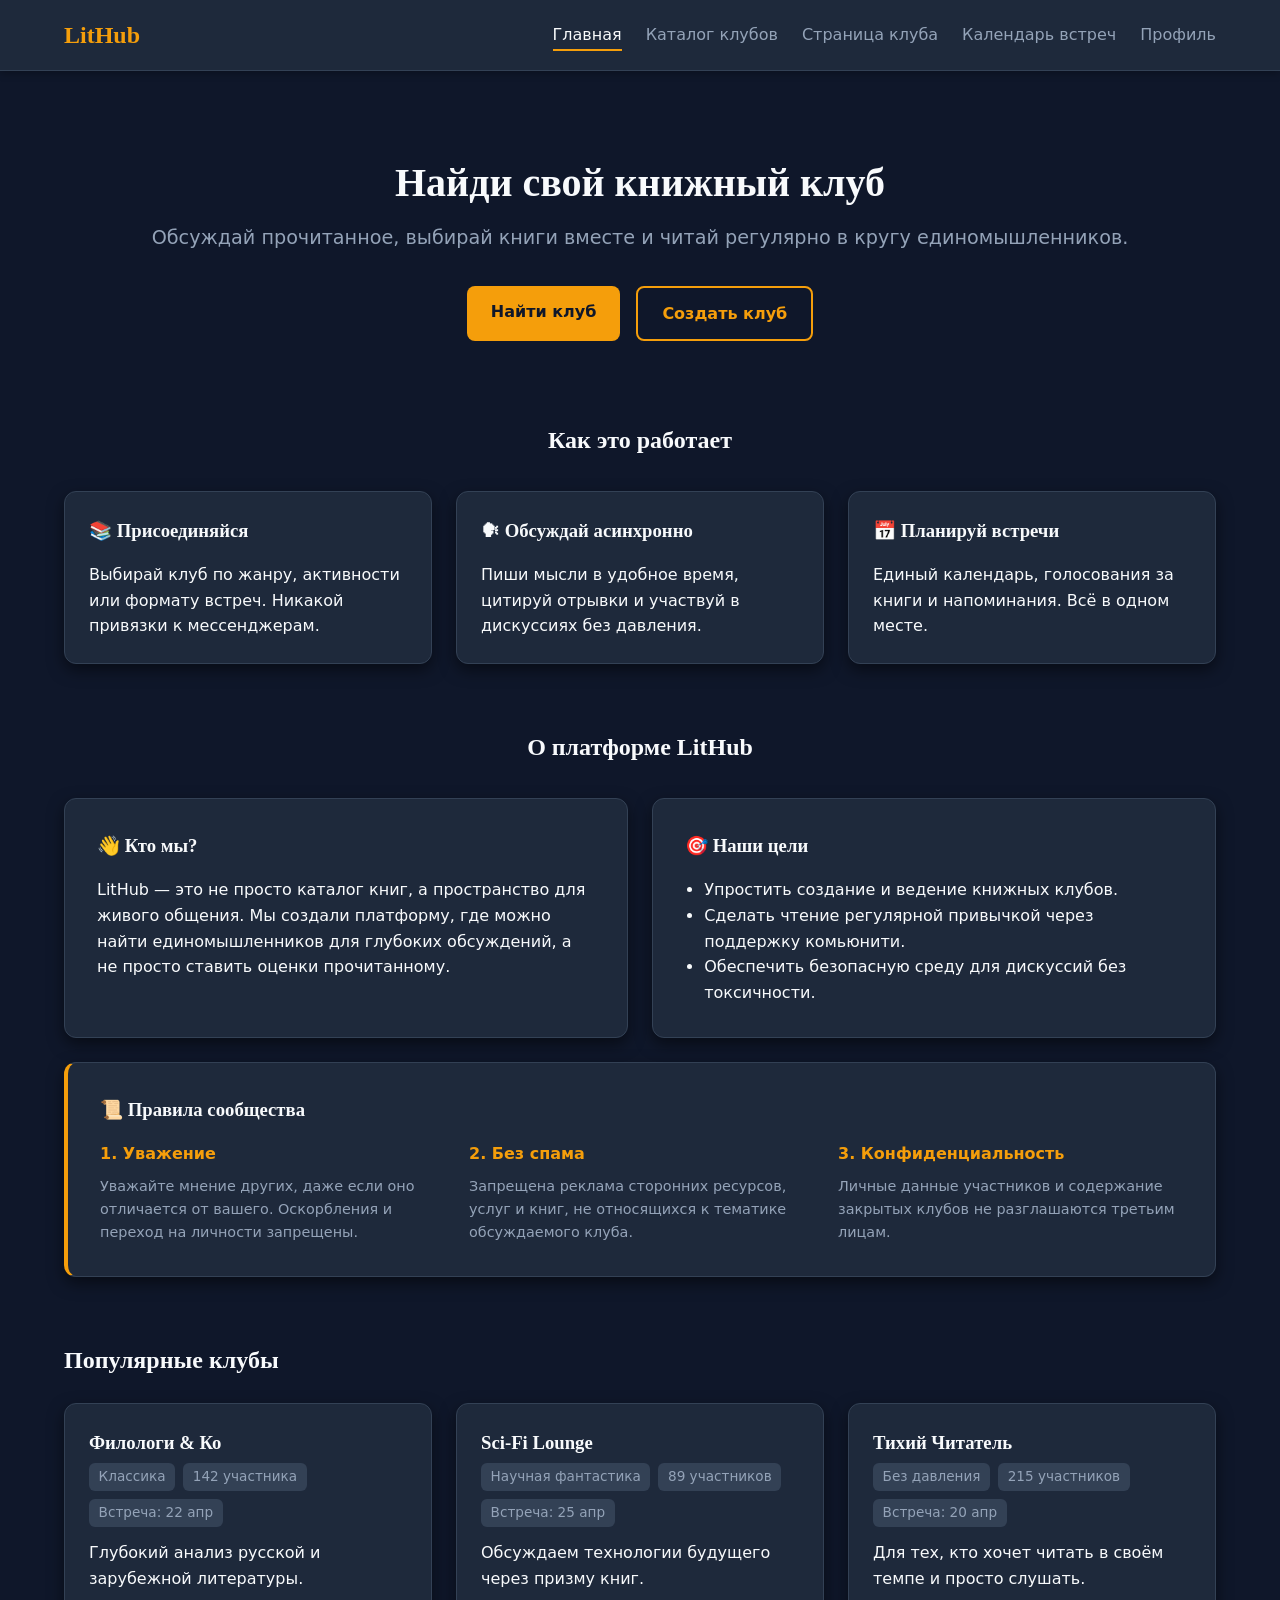
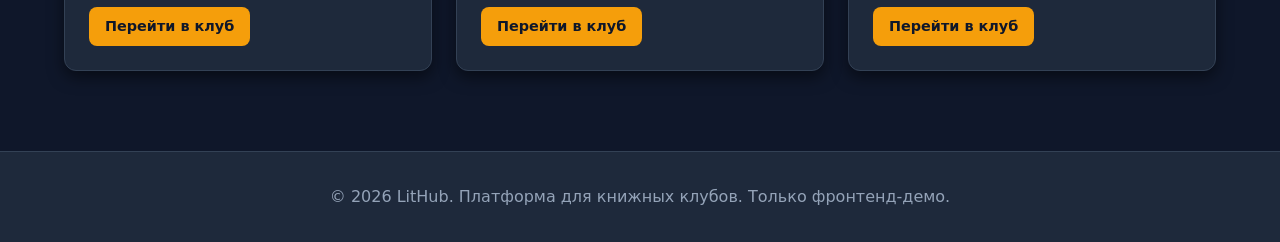
<file: index.html>
<!DOCTYPE html>
<html lang="ru">
<head>
  <meta charset="UTF-8">
  <meta name="viewport" content="width=device-width, initial-scale=1.0">
  <title>LitHub | Платформа для книжных клубов</title>
  <link rel="stylesheet" href="/css/style.css">
</head>
<body>
  <header>
    <nav>
      <a href="/index.html" class="logo">LitHub</a>
      <ul class="nav-links">
        <li><a href="/index.html" class="active">Главная</a></li>
        <li><a href="/ClubDirectory.html">Каталог клубов</a></li>
        <li><a href="/ClubPage.html">Страница клуба</a></li>
        <li><a href="/MeetingCalendar.html">Календарь встреч</a></li>
        <li><a href="/profile.html">Профиль</a></li>
      </ul>
      <button class="nav-toggle">☰</button>
    </nav>
  </header>

  <main>
    <!-- Hero Section -->
    <section class="hero">
      <h1>Найди свой книжный клуб</h1>
      <p>Обсуждай прочитанное, выбирай книги вместе и читай регулярно в кругу единомышленников.</p>
      <div class="actions">
        <a href="/ClubDirectory.html" class="btn">Найти клуб</a>
        <a href="/profile.html" class="btn btn-outline">Создать клуб</a>
      </div>
    </section>

    <!-- How it works -->
    <section style="margin-top: 3rem;">
      <h2 style="text-align: center; margin-bottom: 2rem;">Как это работает</h2>
      <div class="grid grid-3">
        <div class="card">
          <h3>📚 Присоединяйся</h3>
          <p>Выбирай клуб по жанру, активности или формату встреч. Никакой привязки к мессенджерам.</p>
        </div>
        <div class="card">
          <h3>🗣 Обсуждай асинхронно</h3>
          <p>Пиши мысли в удобное время, цитируй отрывки и участвуй в дискуссиях без давления.</p>
        </div>
        <div class="card">
          <h3>📅 Планируй встречи</h3>
          <p>Единый календарь, голосования за книги и напоминания. Всё в одном месте.</p>
        </div>
      </div>
    </section>

    <!-- NEW: About, Goals & Rules Section -->
    <section style="margin-top: 4rem;">
      <h2 style="text-align: center; margin-bottom: 2rem;">О платформе LitHub</h2>
      <div class="grid grid-2">
        <!-- About Us -->
        <div class="card" style="padding: 2rem;">
          <h3>👋 Кто мы?</h3>
          <p>LitHub — это не просто каталог книг, а пространство для живого общения. Мы создали платформу, где можно найти единомышленников для глубоких обсуждений, а не просто ставить оценки прочитанному.</p>
        </div>
        <!-- Goals -->
        <div class="card" style="padding: 2rem;">
          <h3>🎯 Наши цели</h3>
          <ul style="padding-left: 1.2rem; margin-top: 0.5rem;">
            <li>Упростить создание и ведение книжных клубов.</li>
            <li>Сделать чтение регулярной привычкой через поддержку комьюнити.</li>
            <li>Обеспечить безопасную среду для дискуссий без токсичности.</li>
          </ul>
        </div>
      </div>
      
      <!-- Rules -->
      <div class="card" style="margin-top: 1.5rem; padding: 2rem; border-left: 4px solid var(--accent);">
        <h3 style="margin-bottom: 1rem;">📜 Правила сообщества</h3>
        <div style="display: grid; grid-template-columns: repeat(auto-fit, minmax(200px, 1fr)); gap: 1.5rem;">
          <div>
            <strong style="color: var(--accent);">1. Уважение</strong>
            <p style="font-size: 0.9rem; color: var(--text-light); margin-top: 0.5rem;">Уважайте мнение других, даже если оно отличается от вашего. Оскорбления и переход на личности запрещены.</p>
          </div>
          <div>
            <strong style="color: var(--accent);">2. Без спама</strong>
            <p style="font-size: 0.9rem; color: var(--text-light); margin-top: 0.5rem;">Запрещена реклама сторонних ресурсов, услуг и книг, не относящихся к тематике обсуждаемого клуба.</p>
          </div>
          <div>
            <strong style="color: var(--accent);">3. Конфиденциальность</strong>
            <p style="font-size: 0.9rem; color: var(--text-light); margin-top: 0.5rem;">Личные данные участников и содержание закрытых клубов не разглашаются третьим лицам.</p>
          </div>
        </div>
      </div>
    </section>

    <!-- Popular Clubs -->
    <section style="margin-top: 4rem;">
      <h2 style="margin-bottom: 1.5rem;">Популярные клубы</h2>
      <div class="grid grid-3" id="clubs-list">
        <!-- Статический контент для демо, который может быть перезаписан JS -->
        <div class="card club-card">
          <h3>Филологи & Ко</h3>
          <div class="club-meta"><span>Классика</span><span>142 участника</span><span>Встреча: 22 апр</span></div>
          <p>Глубокий анализ русской и зарубежной литературы.</p>
          <a href="/ClubPage.html?id=c1" class="btn btn-sm" style="margin-top: 1rem;">Перейти в клуб</a>
        </div>
        <div class="card club-card">
          <h3>Sci-Fi Lounge</h3>
          <div class="club-meta"><span>Научная фантастика</span><span>89 участников</span><span>Встреча: 25 апр</span></div>
          <p>Обсуждаем технологии будущего через призму книг.</p>
          <a href="/ClubPage.html?id=c3" class="btn btn-sm" style="margin-top: 1rem;">Перейти в клуб</a>
        </div>
        <div class="card club-card">
          <h3>Тихий Читатель</h3>
          <div class="club-meta"><span>Без давления</span><span>215 участников</span><span>Встреча: 20 апр</span></div>
          <p>Для тех, кто хочет читать в своём темпе и просто слушать.</p>
          <a href="/ClubPage.html?id=c2" class="btn btn-sm" style="margin-top: 1rem;">Перейти в клуб</a>
        </div>
      </div>
    </section>
  </main>

  <footer>
    <p>&copy; 2026 LitHub. Платформа для книжных клубов. Только фронтенд-демо.</p>
  </footer>
  
  <script src="/js/script.js" defer></script>
</body>
</html>
</file>
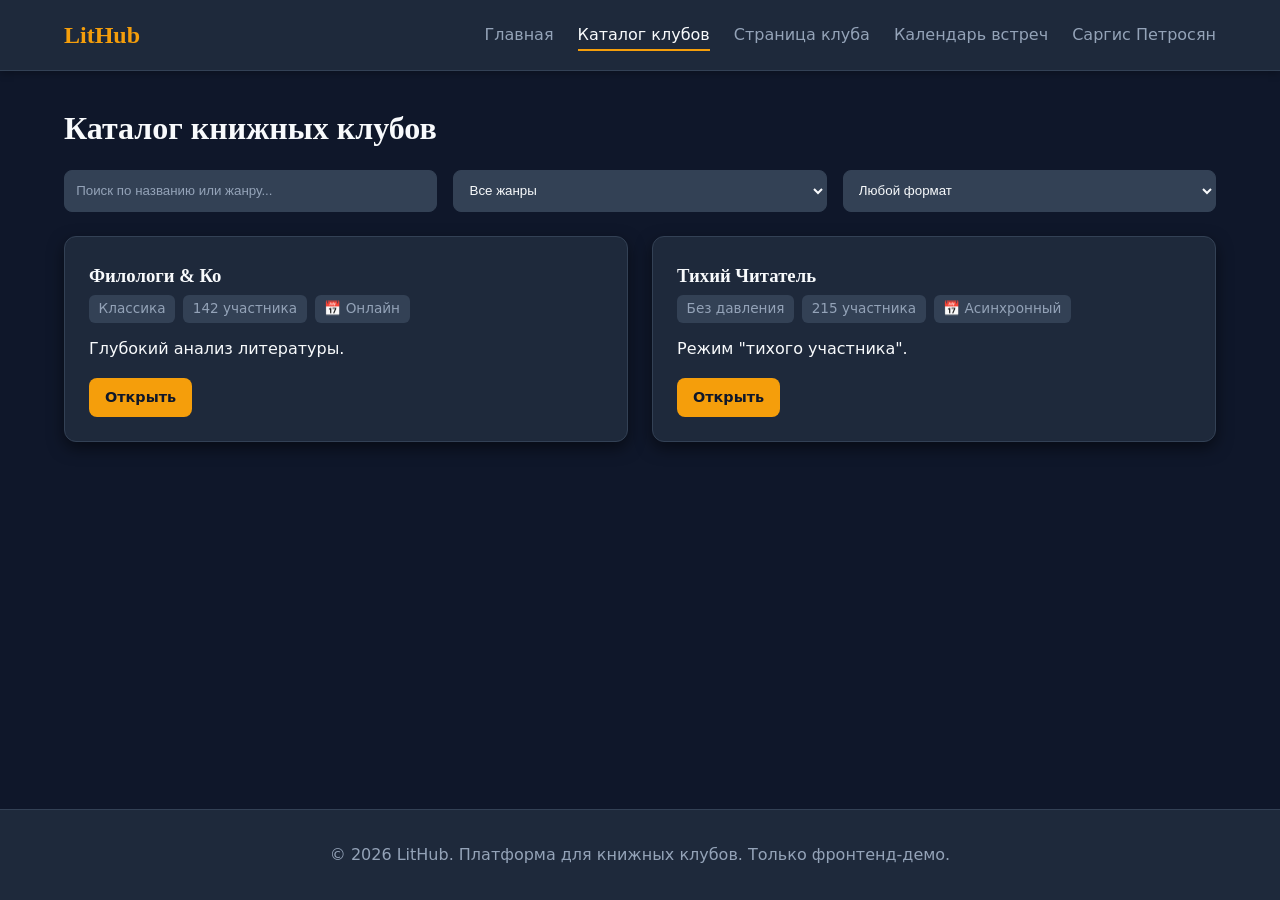
<file: ClubDirectory.html>
<!DOCTYPE html>
<html lang="ru">
<head>
  <meta charset="UTF-8">
  <meta name="viewport" content="width=device-width, initial-scale=1.0">
  <title>Каталог клубов | LitHub</title>
  <link rel="stylesheet" href="/css/style.css">
</head>
<body>
  <header>
    <nav>
      <a href="/index.html" class="logo">LitHub</a>
      <ul class="nav-links">
        <li><a href="/index.html">Главная</a></li>
        <li><a href="/ClubDirectory.html" class="active">Каталог клубов</a></li>
        <li><a href="/ClubPage.html">Страница клуба</a></li>
        <li><a href="/MeetingCalendar.html">Календарь встреч</a></li>
        <li><a href="/profile.html">Саргис Петросян</a></li>
      </ul>
    </nav>
  </header>

  <main>
    <h1>Каталог книжных клубов</h1>
    
    <div class="filters">
      <input type="text" placeholder="Поиск по названию или жанру...">
      <select>
        <option>Все жанры</option>
        <option>Классика</option>
        <option>Современная проза</option>
        <option>Научная фантастика</option>
        <option>Нон-фикшн</option>
      </select>
      <select>
        <option>Любой формат</option>
        <option>Онлайн</option>
        <option>Офлайн</option>
        <option>Гибрид</option>
      </select>
    </div>

    <div id="clubs-list" class="grid grid-3">
      <div class="card club-card">
        <h3>Филологи & Ко</h3>
        <div class="club-meta"><span>Классика</span><span>142 участника</span><span>⭐ 4.8</span></div>
        <p>Глубокий анализ русской и зарубежной литературы. Строгие сроки, живые дискуссии.</p>
        <button class="btn" style="margin-top: 1rem;">Вступить</button>
      </div>
      <div class="card club-card">
        <h3>Тихий Читатель</h3>
        <div class="club-meta"><span>Без давления</span><span>215 участников</span><span>⭐ 4.9</span></div>
        <p>Режим "тихого участника". Можно только слушать или писать раз в неделю.</p>
        <button class="btn" style="margin-top: 1rem;">Вступить</button>
      </div>
      <div class="card club-card">
        <h3>Бизнес-книги: Практика</h3>
        <div class="club-meta"><span>Нон-фикшн</span><span>78 участников</span><span>⭐ 4.6</span></div>
        <p>Читаем и применяем. Еженедельные разборы кейсов.</p>
        <button class="btn" style="margin-top: 1rem;">Вступить</button>
      </div>
      <div class="card club-card">
        <h3>Поэзия и Смыслы</h3>
        <div class="club-meta"><span>Поэзия</span><span>54 участника</span><span>⭐ 4.7</span></div>
        <p>Раз в месяц выбираем сборник и делимся любимыми строками.</p>
        <button class="btn" style="margin-top: 1rem;">Вступить</button>
      </div>
      <div class="card club-card">
        <h3>Детективный Клуб</h3>
        <div class="club-meta"><span>Триллеры</span><span>112 участников</span><span>⭐ 4.5</span></div>
        <p>Угадываем финал, разбираем логику сюжетов и авторские приёмы.</p>
        <button class="btn" style="margin-top: 1rem;">Вступить</button>
      </div>
      <div class="card club-card">
        <h3>Арт-Литература</h3>
        <div class="club-meta"><span>Современная проза</span><span>67 участников</span><span>⭐ 4.8</span></div>
        <p>Книги с визуальным оформлением, артхаус и экспериментальная проза.</p>
        <button class="btn" style="margin-top: 1rem;">Вступить</button>
      </div>
    </div>
  </main>

  <footer>
    <p>&copy; 2026 LitHub. Платформа для книжных клубов. Только фронтенд-демо.</p>
  </footer>
  <script src="/js/script.js"></script>
</body>
</html>
</file>
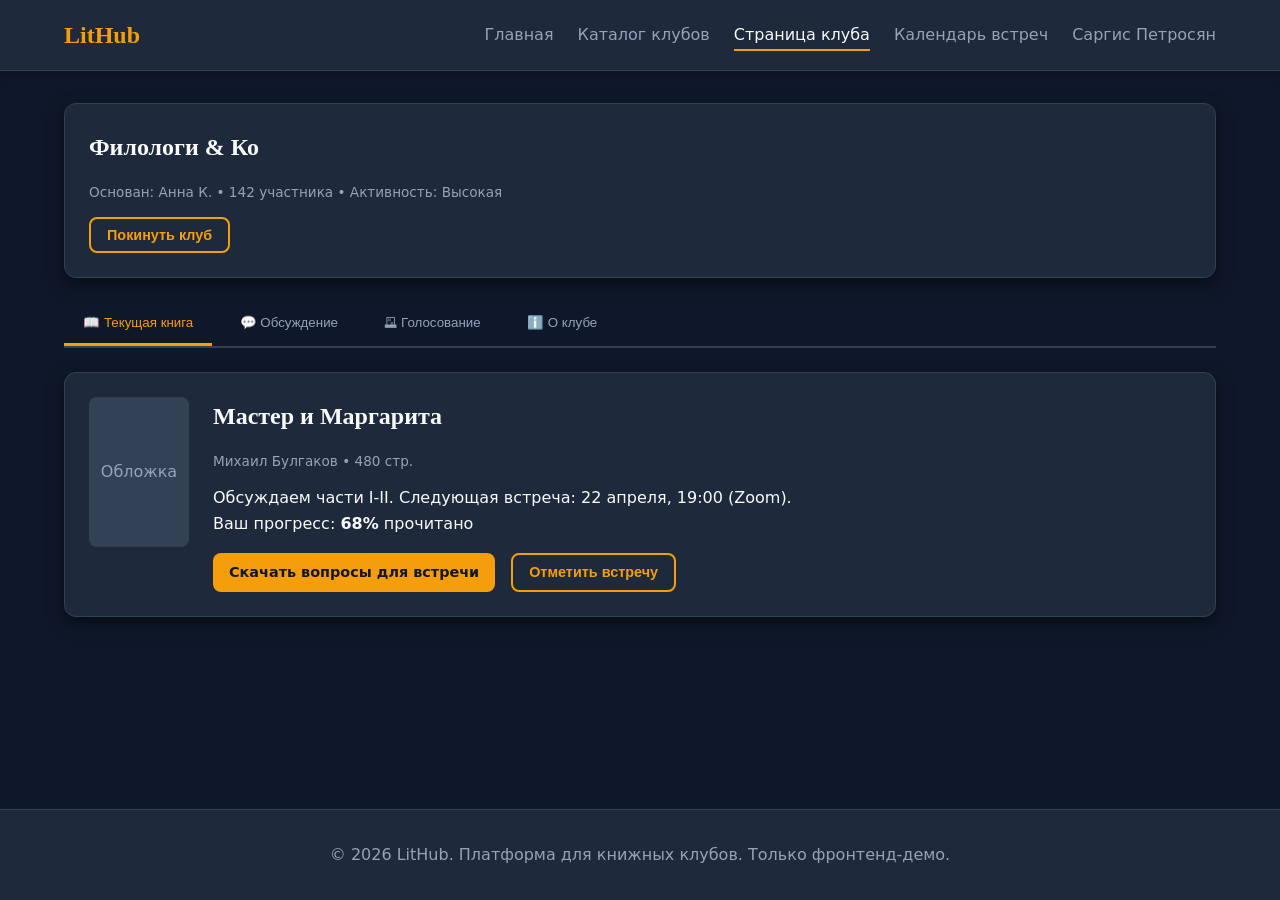
<file: ClubPage.html>
<!DOCTYPE html>
<html lang="ru">
<head>
  <meta charset="UTF-8">
  <meta name="viewport" content="width=device-width, initial-scale=1.0">
  <title>Клуб "Филологи & Ко" | LitHub</title>
  <link rel="stylesheet" href="/css/style.css">
</head>
<body>
  <header>
    <nav>
      <a href="/index.html" class="logo">LitHub</a>
      <button class="nav-toggle" aria-label="Открыть меню">☰</button>
      <ul class="nav-links">
        <li><a href="/index.html">Главная</a></li>
        <li><a href="/ClubDirectory.html">Каталог клубов</a></li>
        <li><a href="/ClubPage.html" class="active">Страница клуба</a></li>
        <li><a href="/MeetingCalendar.html">Календарь встреч</a></li>
        <li><a href="/profile.html">Саргис Петросян</a></li>
      </ul>
    </nav>
  </header>

  <main>
    <section class="club-header card" style="margin-bottom: 1.5rem;">
      <h1>Филологи & Ко</h1>
      <p class="club-meta">Основан: Анна К. • 142 участника • Активность: Высокая</p>
      <button class="btn btn-outline btn-sm">Покинуть клуб</button>
    </section>

    <div class="tabs">
      <button class="tab-btn active" data-tab="#tab-book">📖 Текущая книга</button>
      <button class="tab-btn" data-tab="#tab-chat">💬 Обсуждение</button>
      <button class="tab-btn" data-tab="#tab-vote">🗳 Голосование</button>
      <button class="tab-btn" data-tab="#tab-info">ℹ️ О клубе</button>
    </div>

    <!-- Вкладка: Текущая книга -->
    <div id="tab-book" class="tab-content active">
      <div class="card book-preview">
        <div class="book-cover">Обложка</div>
        <div>
          <h2>Мастер и Маргарита</h2>
          <p class="club-meta">Михаил Булгаков • 480 стр.</p>
          <p>Обсуждаем части I-II. Следующая встреча: 22 апреля, 19:00 (Zoom).</p>
          <p>Ваш прогресс: <strong>68%</strong> прочитано</p>
          <div style="display: flex; gap: 1rem; margin-top: 1rem; flex-wrap: wrap;">
            <a href="#" class="btn btn-sm">Скачать вопросы для встречи</a>
            <button class="btn btn-outline btn-sm">Отметить встречу</button>
          </div>
        </div>
      </div>
    </div>

    <!-- Вкладка: Обсуждение (Чат) -->
    <div id="tab-chat" class="tab-content">
      <div class="card">
        <div class="chat-box">
          <!-- Сообщения рендерятся через JS -->
        </div>
        <div class="chat-input">
          <input type="text" placeholder="Напишите сообщение...">
          <button class="btn">Отправить</button>
        </div>
      </div>
    </div>

    <!-- Вкладка: Голосование -->
    <div id="tab-vote" class="tab-content">
      <div class="card">
        <h2>Выбираем книгу на май</h2>
        <p class="club-meta">Голосование открыто до 28 апреля. Учтены интересы 84 участников.</p>
        
        <div class="vote-option">
          <div class="vote-header">
            <span>Преступление и наказание (Ф. Достоевский)</span>
            <span>52%</span>
          </div>
          <div class="vote-bar"><div class="vote-fill"></div></div>
          <button class="btn btn-sm">Голосовать</button>
        </div>

        <div class="vote-option">
          <div class="vote-header">
            <span>1984 (Дж. Оруэлл)</span>
            <span>31%</span>
          </div>
          <div class="vote-bar"><div class="vote-fill"></div></div>
          <button class="btn btn-sm">Голосовать</button>
        </div>

        <div class="vote-option">
          <div class="vote-header">
            <span>Цветы для Элджернона (Д. Киз)</span>
            <span>17%</span>
          </div>
          <div class="vote-bar"><div class="vote-fill"></div></div>
          <button class="btn btn-sm">Голосовать</button>
        </div>
      </div>
    </div>

    <!-- Вкладка: О клубе -->
    <div id="tab-info" class="tab-content">
      <div class="card">
        <h2>О клубе</h2>
        <p>Добро пожаловать в «Филологи & Ко»! 📚</p>
        <p>Наше сообщество объединяет ценителей литературы, лингвистики и культурного анализа. Мы читаем как русскую и зарубежную классику, так и современную прозу, уделяя особое внимание авторскому стилю, историческому контексту и скрытым смыслам текстов.</p>
        <p>📅 <strong>Формат встреч:</strong> онлайн-дискуссии в Zoom раз в 2 недели. Перед каждой встречей участники получают гайд с вопросами и тезисами.</p>
        <p>💡 Мы создаём пространство, где важен каждый взгляд на книгу. Не бойтесь делиться даже «непопулярными» мнениями, предлагать редкие произведения или задавать вопросы о языке и структуре текста.</p>
        <p>Присоединяйтесь к обсуждениям, голосуйте за следующие книги и становитесь частью нашего литературного сообщества!</p>
        <h3>📜 Правила клуба</h3>
        <ul style="margin-left: 1.5rem; margin-bottom: 1rem;">
          <li>Уважайте мнения других, даже если не согласны.</li>
          <li>Режим «тихого участника» разрешён, но активность приветствуется.</li>
          <li>Опоздания на встречи более чем на 15 мин требуют предупреждения.</li>
        </ul>
        <h3>👥 Организаторы</h3>
        <p>Анна К. (модератор), Саргис П. (технический координатор)</p>
      </div>
    </div>
  </main>

  <footer>
    <p>© 2026 LitHub. Платформа для книжных клубов. Только фронтенд-демо.</p>
  </footer>

  <script src="/js/script.js"></script>
</body>
</html>
</file>
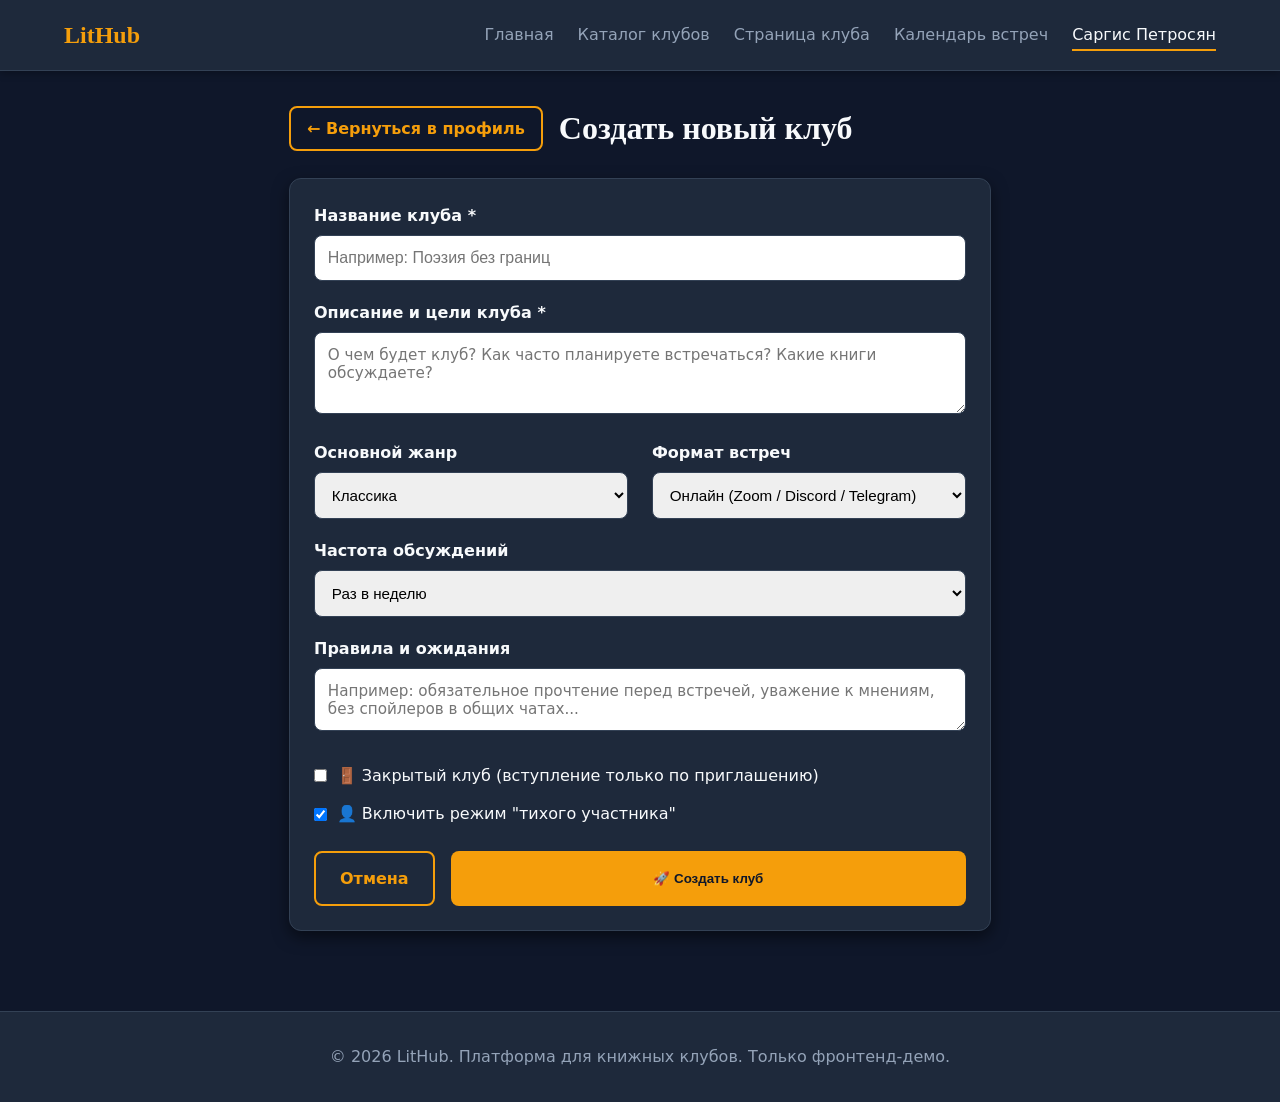
<file: create-club.html>
<!DOCTYPE html>
<html lang="ru">
<head>
  <meta charset="UTF-8">
  <meta name="viewport" content="width=device-width, initial-scale=1.0">
  <title>Создать клуб | LitHub</title>
  <link rel="stylesheet" href="/css/style.css">
</head>
<body>
  <header>
    <nav>
      <a href="/index.html" class="logo">LitHub</a>
      <ul class="nav-links">
        <li><a href="/index.html">Главная</a></li>
        <li><a href="/ClubDirectory.html">Каталог клубов</a></li>
        <li><a href="/ClubPage.html">Страница клуба</a></li>
        <li><a href="/MeetingCalendar.html">Календарь встреч</a></li>
        <li><a href="/profile.html" class="active">Саргис Петросян</a></li>
      </ul>
    </nav>
  </header>

  <main style="max-width: 750px;">
    <div style="display: flex; align-items: center; gap: 1rem; margin-bottom: 1.5rem; flex-wrap: wrap;">
      <a href="/profile.html" class="btn btn-outline" style="padding: 0.5rem 1rem;">← Вернуться в профиль</a>
      <h1 style="margin-bottom: 0;">Создать новый клуб</h1>
    </div>

    <div class="card">
      <form id="createClubForm">
        <div style="margin-bottom: 1.2rem;">
          <label style="display: block; margin-bottom: 0.4rem; font-weight: 600;">Название клуба *</label>
          <input type="text" required placeholder="Например: Поэзия без границ" style="width: 100%; padding: 0.8rem; border: 1px solid var(--border); border-radius: 8px; font-size: 1rem;">
        </div>

        <div style="margin-bottom: 1.2rem;">
          <label style="display: block; margin-bottom: 0.4rem; font-weight: 600;">Описание и цели клуба *</label>
          <textarea rows="3" required placeholder="О чем будет клуб? Как часто планируете встречаться? Какие книги обсуждаете?" style="width: 100%; padding: 0.8rem; border: 1px solid var(--border); border-radius: 8px; font-family: inherit; resize: vertical; font-size: 0.95rem;"></textarea>
        </div>

        <div class="grid grid-2">
          <div style="margin-bottom: 1.2rem;">
            <label style="display: block; margin-bottom: 0.4rem; font-weight: 600;">Основной жанр</label>
            <select style="width: 100%; padding: 0.8rem; border: 1px solid var(--border); border-radius: 8px; font-size: 0.95rem;">
              <option>Классика</option>
              <option>Современная проза</option>
              <option>Научная фантастика / Фэнтези</option>
              <option>Нон-фикшн / Биографии</option>
              <option>Поэзия</option>
              <option>Детективы / Триллеры</option>
              <option>Смешанный формат</option>
            </select>
          </div>
          <div style="margin-bottom: 1.2rem;">
            <label style="display: block; margin-bottom: 0.4rem; font-weight: 600;">Формат встреч</label>
            <select style="width: 100%; padding: 0.8rem; border: 1px solid var(--border); border-radius: 8px; font-size: 0.95rem;">
              <option>Онлайн (Zoom / Discord / Telegram)</option>
              <option>Офлайн (кафе, библиотека, парк)</option>
              <option>Гибридный</option>
              <option>Асинхронный (только чат)</option>
            </select>
          </div>
        </div>

        <div style="margin-bottom: 1.2rem;">
          <label style="display: block; margin-bottom: 0.4rem; font-weight: 600;">Частота обсуждений</label>
          <select style="width: 100%; padding: 0.8rem; border: 1px solid var(--border); border-radius: 8px; font-size: 0.95rem;">
            <option>Раз в неделю</option>
            <option>Раз в 2 недели</option>
            <option>Раз в месяц</option>
            <option>По решению участников</option>
          </select>
        </div>

        <div style="margin-bottom: 1.5rem;">
          <label style="display: block; margin-bottom: 0.4rem; font-weight: 600;">Правила и ожидания</label>
          <textarea rows="2" placeholder="Например: обязательное прочтение перед встречей, уважение к мнениям, без спойлеров в общих чатах..." style="width: 100%; padding: 0.8rem; border: 1px solid var(--border); border-radius: 8px; font-family: inherit; resize: vertical; font-size: 0.95rem;"></textarea>
        </div>

        <div style="margin-bottom: 1.5rem; display: flex; flex-direction: column; gap: 0.8rem;">
          <label style="display: flex; align-items: center; gap: 0.6rem; cursor: pointer; font-weight: 500;">
            <input type="checkbox"> 🚪 Закрытый клуб (вступление только по приглашению)
          </label>
          <label style="display: flex; align-items: center; gap: 0.6rem; cursor: pointer; font-weight: 500;">
            <input type="checkbox" checked> 👤 Включить режим "тихого участника"
          </label>
        </div>

        <div style="display: flex; gap: 1rem; flex-wrap: wrap;">
          <a href="/profile.html" class="btn btn-outline" style="padding: 0.8rem 1.5rem;">Отмена</a>
          <button type="submit" class="btn" style="flex: 1; min-width: 200px;">🚀 Создать клуб</button>
        </div>
      </form>
    </div>
  </main>

  <footer>
    <p>&copy; 2026 LitHub. Платформа для книжных клубов. Только фронтенд-демо.</p>
  </footer>

  <script src="/js/script.js"></script>
</body>
</html>
</file>
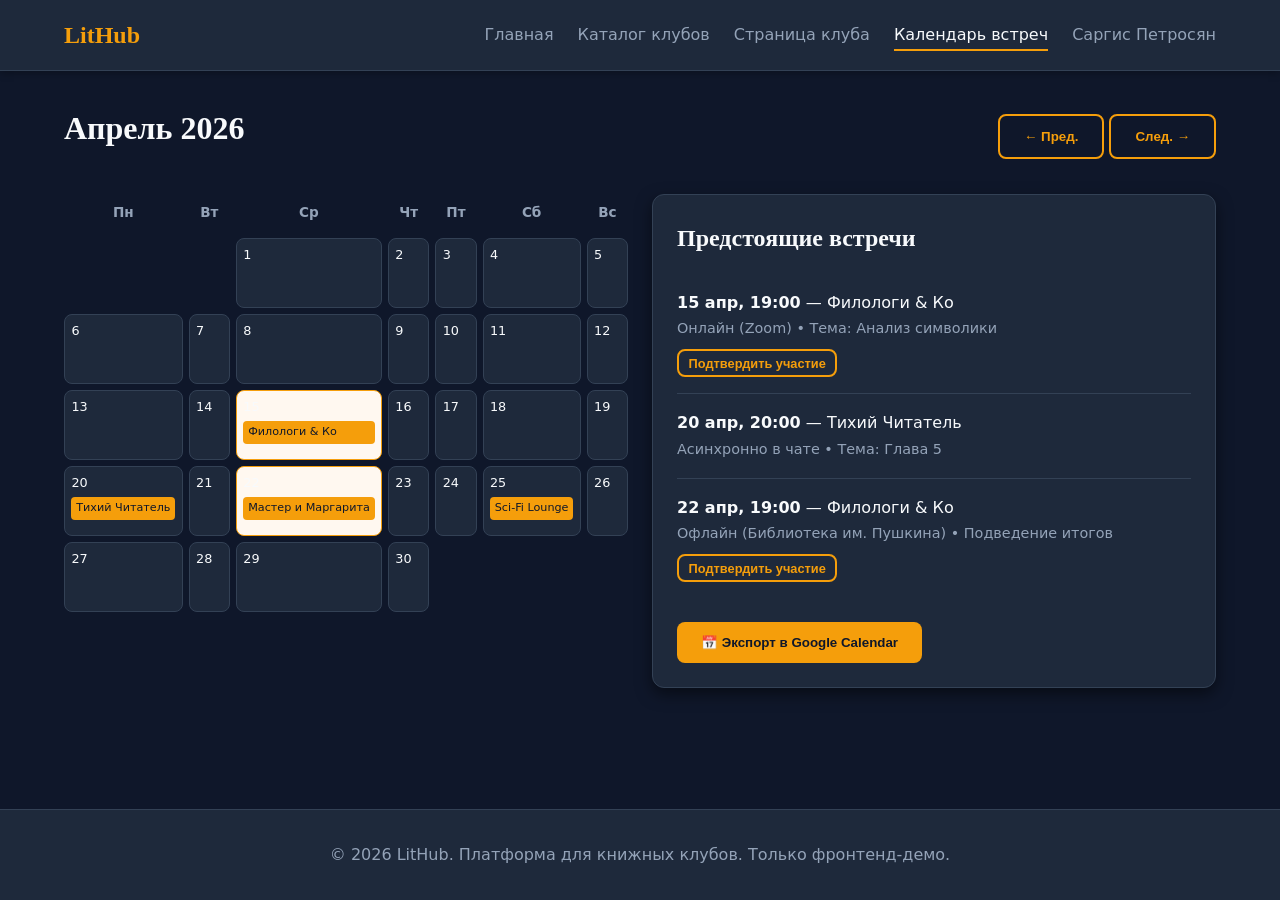
<file: MeetingCalendar.html>
<!DOCTYPE html>
<html lang="ru">
<head>
  <meta charset="UTF-8">
  <meta name="viewport" content="width=device-width, initial-scale=1.0">
  <title>Календарь встреч | LitHub</title>
  <link rel="stylesheet" href="/css/style.css">
</head>
<body>
  <header>
    <nav>
      <a href="/index.html" class="logo">LitHub</a>
      <ul class="nav-links">
        <li><a href="/index.html">Главная</a></li>
        <li><a href="/ClubDirectory.html">Каталог клубов</a></li>
        <li><a href="/ClubPage.html">Страница клуба</a></li>
        <li><a href="/MeetingCalendar.html" class="active">Календарь встреч</a></li>
        <li><a href="/profile.html">Саргис Петросян</a></li>
      </ul>
    </nav>
  </header>

  <main>
    <div class="calendar-header">
      <h1>Апрель 2026</h1>
      <div>
        <button class="btn btn-outline">← Пред.</button>
        <button class="btn btn-outline">След. →</button>
      </div>
    </div>

    <div class="grid grid-2" style="align-items: start;">
      <div>
        <div class="calendar-grid">
          <div class="day-header">Пн</div><div class="day-header">Вт</div><div class="day-header">Ср</div>
          <div class="day-header">Чт</div><div class="day-header">Пт</div><div class="day-header">Сб</div><div class="day-header">Вс</div>
          
          <div class="day-cell empty"></div><div class="day-cell empty"></div><div class="day-cell">1</div><div class="day-cell">2</div><div class="day-cell">3</div><div class="day-cell">4</div><div class="day-cell">5</div>
          <div class="day-cell">6</div><div class="day-cell">7</div><div class="day-cell">8</div><div class="day-cell">9</div><div class="day-cell">10</div><div class="day-cell">11</div><div class="day-cell">12</div>
          <div class="day-cell">13</div><div class="day-cell">14</div><div class="day-cell" style="border-color: var(--accent); background: #fff8f0;">15
            <span class="event">Филологи & Ко</span>
          </div><div class="day-cell">16</div><div class="day-cell">17</div><div class="day-cell">18</div><div class="day-cell">19</div>
          <div class="day-cell">20
            <span class="event">Тихий Читатель</span>
          </div><div class="day-cell">21</div><div class="day-cell" style="border-color: var(--accent); background: #fff8f0;">22
            <span class="event">Мастер и Маргарита</span>
          </div><div class="day-cell">23</div><div class="day-cell">24</div><div class="day-cell">25
            <span class="event">Sci-Fi Lounge</span>
          </div><div class="day-cell">26</div>
          <div class="day-cell">27</div><div class="day-cell">28</div><div class="day-cell">29</div><div class="day-cell">30</div>
        </div>
      </div>

      <div>
        <div class="card">
          <h2>Предстоящие встречи</h2>
          <ul style="list-style: none; margin-top: 1rem;">
            <li style="padding: 1rem 0; border-bottom: 1px solid var(--border);">
              <strong>15 апр, 19:00</strong> — Филологи & Ко<br>
              <span style="color: var(--text-light); font-size: 0.9rem;">Онлайн (Zoom) • Тема: Анализ символики</span><br>
              <button class="btn btn-outline" style="margin-top: 0.5rem; padding: 0.3rem 0.6rem; font-size: 0.8rem;">Подтвердить участие</button>
            </li>
            <li style="padding: 1rem 0; border-bottom: 1px solid var(--border);">
              <strong>20 апр, 20:00</strong> — Тихий Читатель<br>
              <span style="color: var(--text-light); font-size: 0.9rem;">Асинхронно в чате • Тема: Глава 5</span>
            </li>
            <li style="padding: 1rem 0;">
              <strong>22 апр, 19:00</strong> — Филологи & Ко<br>
              <span style="color: var(--text-light); font-size: 0.9rem;">Офлайн (Библиотека им. Пушкина) • Подведение итогов</span><br>
              <button class="btn btn-outline" style="margin-top: 0.5rem; padding: 0.3rem 0.6rem; font-size: 0.8rem;">Подтвердить участие</button>
            </li>
          </ul>
          <div style="margin-top: 1.5rem;">
            <button class="btn">📅 Экспорт в Google Calendar</button>
          </div>
        </div>
      </div>
    </div>
  </main>

  <footer>
    <p>&copy; 2026 LitHub. Платформа для книжных клубов. Только фронтенд-демо.</p>
  </footer>
  <script src="/js/script.js"></script>
</body>
</html>
</file>
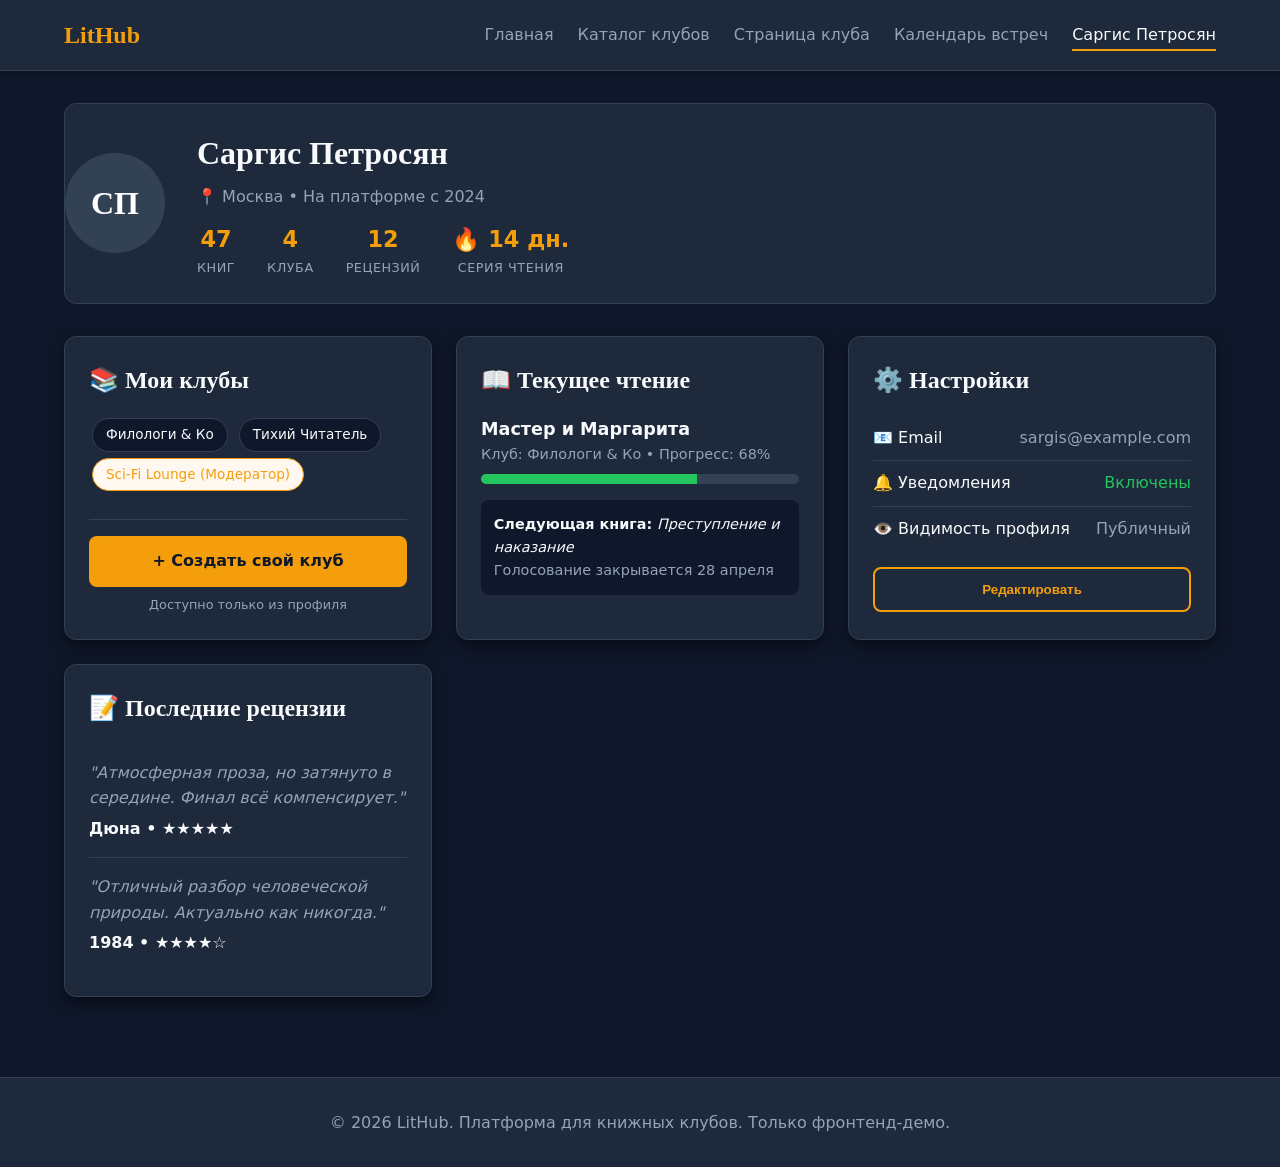
<file: profile.html>
<!DOCTYPE html>
<html lang="ru">
<head>
  <meta charset="UTF-8">
  <meta name="viewport" content="width=device-width, initial-scale=1.0">
  <title>Профиль | LitHub</title>
  <link rel="stylesheet" href="/css/style.css">
  <style>
    .profile-hero { display: flex; gap: 2rem; align-items: center; flex-wrap: wrap; margin-bottom: 2rem; padding: 1.5rem 0; border-bottom: 1px solid var(--border); }
    .avatar { width: 100px; height: 100px; border-radius: 50%; background: var(--primary); color: white; display: flex; align-items: center; justify-content: center; font-size: 2rem; font-weight: 700; font-family: var(--font-serif); flex-shrink: 0; }
    .profile-stats { display: flex; gap: 2rem; margin-top: 0.8rem; flex-wrap: wrap; }
    .stat-item { text-align: center; }
    .stat-num { font-size: 1.4rem; font-weight: bold; color: var(--accent); }
    .stat-label { font-size: 0.8rem; color: var(--text-light); text-transform: uppercase; letter-spacing: 0.5px; }
    .tag { display: inline-block; background: var(--bg); border: 1px solid var(--border); padding: 0.3rem 0.8rem; border-radius: 20px; margin: 0.2rem; font-size: 0.85rem; color: var(--text); }
    .tag.mod { border-color: var(--accent); background: #fff8f0; color: var(--accent); }
    .review-card { padding: 1rem 0; border-bottom: 1px solid var(--border); }
    .review-card:last-child { border-bottom: none; }
  </style>
</head>
<body>
  <header>
    <nav>
      <a href="/index.html" class="logo">LitHub</a>
      <ul class="nav-links">
        <li><a href="/index.html">Главная</a></li>
        <li><a href="/ClubDirectory.html">Каталог клубов</a></li>
        <li><a href="/ClubPage.html">Страница клуба</a></li>
        <li><a href="/MeetingCalendar.html">Календарь встреч</a></li>
        <li><a href="/profile.html" class="active">Саргис Петросян</a></li>
      </ul>
    </nav>
  </header>

  <main>
    <div class="profile-hero">
      <div class="avatar">СП</div>
      <div>
        <h1 style="margin-bottom: 0.3rem;">Саргис Петросян</h1>
        <p style="color: var(--text-light);">📍 Москва • На платформе с 2024</p>
        <div class="profile-stats">
          <div class="stat-item"><div class="stat-num">47</div><div class="stat-label">Книг</div></div>
          <div class="stat-item"><div class="stat-num">3</div><div class="stat-label">Клуба</div></div>
          <div class="stat-item"><div class="stat-num">12</div><div class="stat-label">Рецензий</div></div>
          <div class="stat-item"><div class="stat-num">🔥 14 дн.</div><div class="stat-label">Серия чтения</div></div>
        </div>
      </div>
    </div>

    <div class="grid grid-2">
      <!-- Мои клубы -->
      <div class="card">
        <h2>📚 Мои клубы</h2>
        <div style="margin-top: 0.8rem;">
          <span class="tag">Филологи & Ко</span>
          <span class="tag">Тихий Читатель</span>
          <span class="tag mod">Sci-Fi Lounge (Модератор)</span>
        </div>
        <div style="margin-top: 1.5rem; padding-top: 1rem; border-top: 1px solid var(--border);">
          <a href="/create-club.html" class="btn" style="width: 100%; text-align: center;">+ Создать свой клуб</a>
          <p style="font-size: 0.8rem; color: var(--text-light); margin-top: 0.5rem; text-align: center;">Доступно только из профиля</p>
        </div>
      </div>

      <!-- Читаю сейчас -->
      <div class="card">
        <h2>📖 Текущее чтение</h2>
        <div style="margin-top: 0.8rem;">
          <p style="font-weight: 600; font-size: 1.1rem;">Мастер и Маргарита</p>
          <p style="color: var(--text-light); font-size: 0.9rem; margin-bottom: 0.5rem;">Клуб: Филологи & Ко • Прогресс: 68%</p>
          <div class="vote-bar"><div class="vote-fill" style="width: 68%;"></div></div>
          <div style="margin-top: 1rem; padding: 0.8rem; background: var(--bg); border-radius: 8px; font-size: 0.9rem;">
            <strong>Следующая книга:</strong> <em>Преступление и наказание</em><br>
            <span style="color: var(--text-light);">Голосование закрывается 28 апреля</span>
          </div>
        </div>
      </div>

      <!-- Настройки -->
      <div class="card">
        <h2>⚙️ Настройки</h2>
        <ul style="list-style: none; margin-top: 0.8rem;">
          <li style="padding: 0.6rem 0; border-bottom: 1px solid var(--border); display: flex; justify-content: space-between;">
            <span>📧 Email</span><span style="color: var(--text-light);">sargis@example.com</span>
          </li>
          <li style="padding: 0.6rem 0; border-bottom: 1px solid var(--border); display: flex; justify-content: space-between;">
            <span>🔔 Уведомления</span><span style="color: var(--success); font-weight: 500;">Включены</span>
          </li>
          <li style="padding: 0.6rem 0; display: flex; justify-content: space-between;">
            <span>👁️ Видимость профиля</span><span style="color: var(--text-light);">Публичный</span>
          </li>
        </ul>
        <button class="btn btn-outline" style="margin-top: 1rem; width: 100%;">Редактировать</button>
      </div>

      <!-- Последние активности -->
      <div class="card">
        <h2>📝 Последние рецензии</h2>
        <div style="margin-top: 0.8rem;">
          <div class="review-card">
            <p style="font-style: italic; color: var(--text-light);">"Атмосферная проза, но затянуто в середине. Финал всё компенсирует."</p>
            <p style="font-weight: 600; margin-top: 0.3rem;">Дюна • ★★★★★</p>
          </div>
          <div class="review-card">
            <p style="font-style: italic; color: var(--text-light);">"Отличный разбор человеческой природы. Актуально как никогда."</p>
            <p style="font-weight: 600; margin-top: 0.3rem;">1984 • ★★★★☆</p>
          </div>
        </div>
      </div>
    </div>
  </main>

  <footer>
    <p>&copy; 2026 LitHub. Платформа для книжных клубов. Только фронтенд-демо.</p>
  </footer>
  <script src="/js/script.js"></script>
</body>
</html>
</file>
<file: css/style.css>
:root {
  --bg: #0f172a;
  --card-bg: #1e293b;
  --primary: #334155;
  --primary-light: #475569;
  --accent: #f59e0b;
  --accent-light: #d97706;
  --text: #f8fafc;
  --text-light: #94a3b8;
  --border: #334155;
  --success: #22c55e;
  --danger: #ef4444;
  --shadow: 0 6px 16px rgba(0,0,0,0.5);
  --radius: 12px;
  --font-sans: system-ui, -apple-system, "Segoe UI", Roboto, sans-serif;
  --font-serif: Georgia, "Times New Roman", serif;
  --max-width: 1200px;
  --header-height: 70px;
}

* { box-sizing: border-box; margin: 0; padding: 0; }
html { scroll-behavior: smooth; }
body {
  font-family: var(--font-sans);
  background: var(--bg);
  color: var(--text);
  line-height: 1.6;
  min-height: 100vh;
  display: flex;
  flex-direction: column;
}

/* Scrollbar */
::-webkit-scrollbar { width: 8px; }
::-webkit-scrollbar-track { background: var(--bg); }
::-webkit-scrollbar-thumb { background: var(--primary); border-radius: 4px; }
::-webkit-scrollbar-thumb:hover { background: var(--primary-light); }

/* Header & Nav */
header {
  background: var(--card-bg);
  border-bottom: 1px solid var(--border);
  position: sticky; top: 0; z-index: 100;
  box-shadow: 0 2px 8px rgba(0,0,0,0.3);
}
nav {
  max-width: var(--max-width);
  margin: 0 auto;
  padding: 0 1.5rem;
  height: var(--header-height);
  display: flex; justify-content: space-between; align-items: center;
}
.logo {
  font-family: var(--font-serif);
  font-size: 1.5rem; font-weight: 700;
  color: var(--accent); text-decoration: none;
}
.nav-links { list-style: none; display: flex; gap: 1.5rem; }
.nav-links a {
  text-decoration: none; color: var(--text-light); font-weight: 500;
  padding: 0.4rem 0; position: relative; transition: color 0.2s;
}
.nav-links a:hover, .nav-links a.active { color: var(--text); }
.nav-links a.active::after {
  content: ''; position: absolute; bottom: 0; left: 0;
  width: 100%; height: 2px; background: var(--accent);
}
.nav-toggle { display: none; background: none; border: none; color: var(--text); font-size: 1.5rem; cursor: pointer; }

/* Layout */
main { flex: 1; max-width: var(--max-width); margin: 2rem auto; padding: 0 1.5rem; width: 100%; }
footer {
  text-align: center; padding: 2rem; background: var(--card-bg);
  border-top: 1px solid var(--border); margin-top: 3rem; color: var(--text-light);
}

/* Components */
h1, h2, h3 { font-family: var(--font-serif); margin-bottom: 1rem; color: var(--text); }
.btn {
  display: inline-block; padding: 0.8rem 1.5rem; background: var(--accent);
  color: #0f172a; text-decoration: none; border-radius: 8px; font-weight: 600;
  border: none; cursor: pointer; transition: all 0.2s;
}
.btn:hover { background: var(--accent-light); transform: translateY(-1px); }
.btn:disabled { opacity: 0.6; cursor: not-allowed; }
.btn-outline { background: transparent; border: 2px solid var(--accent); color: var(--accent); }
.btn-outline:hover { background: var(--accent); color: #0f172a; }
.btn-sm { padding: 0.5rem 1rem; font-size: 0.9rem; }

.card {
  background: var(--card-bg); border-radius: var(--radius); padding: 1.5rem;
  box-shadow: var(--shadow); border: 1px solid var(--border); transition: transform 0.2s;
}
.card:hover { transform: translateY(-2px); }
.grid { display: grid; gap: 1.5rem; }
.grid-2 { grid-template-columns: repeat(auto-fit, minmax(300px, 1fr)); }
.grid-3 { grid-template-columns: repeat(auto-fit, minmax(260px, 1fr)); }
.grid-4 { grid-template-columns: repeat(auto-fit, minmax(200px, 1fr)); }

/* Hero */
.hero { text-align: center; padding: 3rem 0 2rem; }
.hero h1 { font-size: clamp(1.8rem, 5vw, 2.5rem); margin-bottom: 0.5rem; }
.hero p { font-size: clamp(1rem, 2vw, 1.2rem); color: var(--text-light); margin-bottom: 2rem; }
.hero .actions { display: flex; gap: 1rem; justify-content: center; flex-wrap: wrap; }

/* Directory & Filters */
.filters { display: flex; gap: 1rem; margin-bottom: 1.5rem; flex-wrap: wrap; }
.filters input, .filters select {
  padding: 0.7rem; background: var(--primary); border: 1px solid var(--border); 
  border-radius: 8px; color: var(--text); flex: 1; min-width: 200px;
}
.filters input::placeholder { color: var(--text-light); }
.club-card h3 { margin-bottom: 0.3rem; }
.club-meta { display: flex; gap: 0.5rem; flex-wrap: wrap; font-size: 0.85rem; color: var(--text-light); margin-bottom: 0.8rem; }
.club-meta span { background: var(--primary); padding: 0.2rem 0.6rem; border-radius: 6px; }

/* Club Page Tabs */
.tabs { display: flex; gap: 0.5rem; border-bottom: 2px solid var(--border); margin-bottom: 1.5rem; flex-wrap: wrap; overflow-x: auto; }
.tab-btn {
  background: none; border: none; padding: 0.8rem 1.2rem; cursor: pointer;
  font-weight: 500; color: var(--text-light); border-bottom: 3px solid transparent; white-space: nowrap;
}
.tab-btn:hover { color: var(--text); }
.tab-btn.active { color: var(--accent); border-bottom-color: var(--accent); }
.tab-content { display: none; animation: fadeIn 0.3s; }
.tab-content.active { display: block; }
@keyframes fadeIn { from { opacity: 0; transform: translateY(8px); } to { opacity: 1; transform: translateY(0); } }

/* Book & Voting */
.book-preview { display: flex; gap: 1.5rem; align-items: start; margin-bottom: 1.5rem; flex-wrap: wrap; }
.book-cover { width: 100px; height: 150px; background: var(--primary); border-radius: 8px; display: flex; align-items: center; justify-content: center; color: var(--text-light); flex-shrink: 0; }
.vote-option { margin-bottom: 1.2rem; padding-bottom: 0.8rem; border-bottom: 1px dashed var(--border); }
.vote-option:last-child { border-bottom: none; }
.vote-header { display: flex; justify-content: space-between; margin-bottom: 0.3rem; }
.vote-bar { height: 10px; background: var(--primary); border-radius: 5px; overflow: hidden; margin: 0.5rem 0; }
.vote-fill { height: 100%; background: var(--success); width: 0%; transition: width 0.5s ease; }

/* Chat */
.chat-box { 
  background: var(--bg); border: 1px solid var(--border); border-radius: var(--radius); 
  height: 400px; overflow-y: auto; padding: 1rem; display: flex; flex-direction: column; gap: 0.8rem; margin-bottom: 1rem; 
}
.msg { max-width: 85%; padding: 0.8rem 1rem; border-radius: 12px; font-size: 0.95rem; position: relative; }
.msg.self { align-self: flex-end; background: var(--accent); color: #0f172a; border-bottom-right-radius: 2px; }
.msg.other { align-self: flex-start; background: var(--card-bg); border: 1px solid var(--border); border-bottom-left-radius: 2px; }
.msg-meta { font-size: 0.7rem; opacity: 0.7; margin-bottom: 0.2rem; display: block; }
.chat-input { display: flex; gap: 0.5rem; }
.chat-input input { 
  flex: 1; padding: 0.8rem; background: var(--primary); border: 1px solid var(--border); 
  border-radius: 8px; color: var(--text); outline: none; 
}
.chat-input input:focus { border-color: var(--accent); }

/* Calendar */
.calendar-header { display: flex; justify-content: space-between; align-items: center; margin-bottom: 1.5rem; flex-wrap: wrap; gap: 1rem; }
.calendar-grid { display: grid; grid-template-columns: repeat(7, 1fr); gap: 6px; }
.day-header { text-align: center; font-weight: 600; color: var(--text-light); padding: 0.5rem 0; font-size: 0.85rem; }
.day-cell {
  background: var(--card-bg); border: 1px solid var(--border); border-radius: 8px;
  min-height: 70px; padding: 0.4rem; font-size: 0.8rem; position: relative; transition: background 0.2s;
}
.day-cell:hover { background: var(--primary-light); }
.day-cell.empty { background: transparent; border: none; }
.day-cell.today { border-color: var(--accent); background: rgba(245, 158, 11, 0.1); }
.event {
  background: var(--accent); color: #0f172a; padding: 0.15rem 0.3rem;
  border-radius: 4px; font-size: 0.7rem; margin-top: 0.2rem; display: block;
  overflow: hidden; text-overflow: ellipsis; white-space: nowrap;
}

/* Profile */
.profile-hero { display: flex; gap: 1.5rem; align-items: center; flex-wrap: wrap; margin-bottom: 2rem; padding: 1.5rem; background: var(--card-bg); border-radius: var(--radius); border: 1px solid var(--border); }
.avatar { width: 90px; height: 90px; border-radius: 50%; background: var(--accent); color: #0f172a; display: flex; align-items: center; justify-content: center; font-size: 2rem; font-weight: 700; font-family: var(--font-serif); flex-shrink: 0; }
.profile-stats { display: flex; gap: 1.5rem; margin-top: 0.5rem; flex-wrap: wrap; }
.stat-item { text-align: center; }
.stat-num { font-size: 1.3rem; font-weight: bold; color: var(--accent); }
.stat-label { font-size: 0.75rem; color: var(--text-light); text-transform: uppercase; letter-spacing: 0.5px; }
.tag { display: inline-block; background: var(--primary); border: 1px solid var(--border); padding: 0.3rem 0.7rem; border-radius: 20px; margin: 0.2rem; font-size: 0.85rem; color: var(--text); }
.tag.mod { border-color: var(--accent); background: rgba(245, 158, 11, 0.15); color: var(--accent); }

/* Responsive */
@media (max-width: 768px) {
  nav { padding: 0 1rem; }
  .nav-toggle { display: block; }
  .nav-links {
    position: absolute; top: var(--header-height); left: 0; right: 0;
    background: var(--card-bg); flex-direction: column; gap: 0;
    border-bottom: 1px solid var(--border); display: none;
  }
  .nav-links.open { display: flex; }
  .nav-links a { padding: 1rem; border-bottom: 1px solid var(--border); }
  .hero { padding: 2rem 0 1.5rem; }
  .book-preview { flex-direction: column; align-items: flex-start; }
  .calendar-grid { gap: 4px; }
  .day-cell { min-height: 50px; font-size: 0.75rem; }
  .event { font-size: 0.65rem; }
}
@media (max-width: 480px) {
  .grid-2, .grid-3 { grid-template-columns: 1fr; }
  .profile-hero { flex-direction: column; text-align: center; }
  .profile-stats { justify-content: center; }
  .filters { flex-direction: column; }
}
</file>
